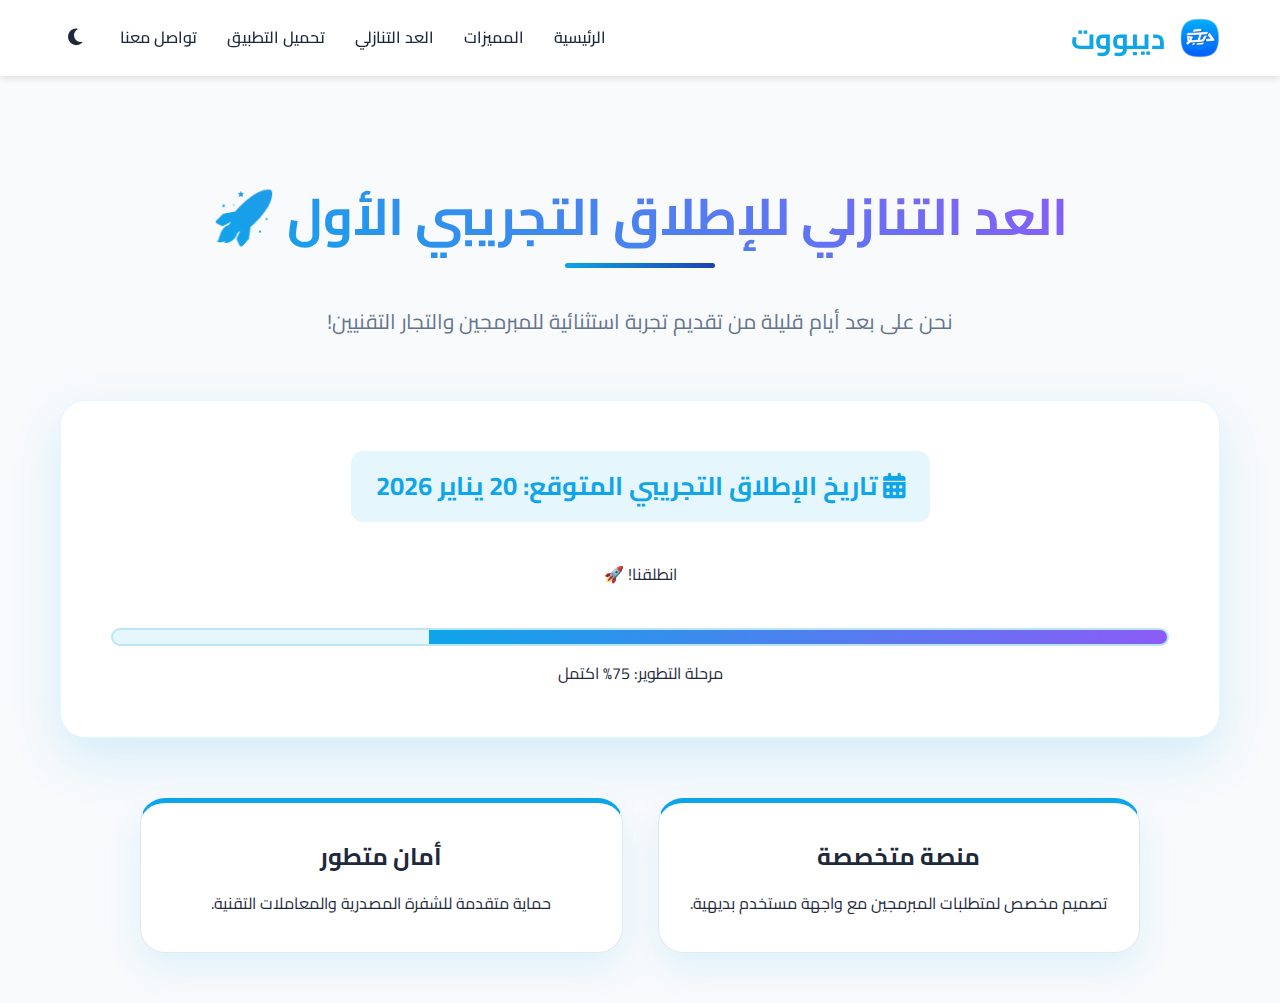
<file: countdown.html>
<!DOCTYPE html>
<html lang="ar" dir="rtl">
<head>
    <meta charset="UTF-8">
    <meta name="viewport" content="width=device-width, initial-scale=1.0">
    <title>العد التنازلي - Dev Depot - ديبووت</title>
    <link rel="icon" type="image/png" href="IconPack/depotApp_icon.png">
    <meta property="og:title" content="Dev Depot - ديبووت">
    <meta property="og:description" content="المتجر العربي الاول لبيع كل مايخص مطورين الالعاب والمبرمجين">
    <meta property="og:image" content="IconPack/ADS_1.png">
    <meta property="og:url" content="https://zflt1.github.io/DevDepot-Site/index.html">
    <meta property="og:type" content="website">
    <meta name="twitter:card" content="summary_large_image">
    <meta name="twitter:description" content="المتجر العربي الاول لبيع كل مايخص مطورين الالعاب والمبرمجين">
    <meta name="twitter:image" content="IconPack/ADS_1.png">
    <link href="https://fonts.googleapis.com/css2?family=Cairo:wght@300;400;600;700&display=swap" rel="stylesheet">
    <link rel="stylesheet" href="https://cdnjs.cloudflare.com/ajax/libs/font-awesome/6.4.0/css/all.min.css">
    <link rel="stylesheet" href="style.css">
    <style>
        .countdown-container { max-width: 1200px; margin: 100px auto 50px; padding: 0 20px; }
        .countdown-header { text-align: center; margin-bottom: 60px; position: relative; }
        .countdown-title { font-size: 3.2rem; color: var(--text-dark); margin-bottom: 15px; position: relative; display: inline-block; background: linear-gradient(45deg, var(--primary-blue), #8b5cf6); -webkit-background-clip: text; -webkit-text-fill-color: transparent; background-clip: text; }
        .countdown-title::after { content: ''; position: absolute; bottom: -10px; right: 50%; transform: translateX(50%); width: 150px; height: 5px; background: var(--gradient-blue); border-radius: 3px; }
        .countdown-subtitle { font-size: 1.3rem; color: var(--text-gray); max-width: 700px; margin: 30px auto 0; line-height: 1.8; padding: 0 20px; }
        .countdown-section { background: var(--card-bg); border-radius: 25px; padding: 50px; box-shadow: 0 20px 50px rgba(14, 165, 233, 0.15); margin-bottom: 60px; text-align: center; position: relative; overflow: hidden; border: 1px solid rgba(14, 165, 233, 0.1); }
        .launch-date { font-size: 1.6rem; color: var(--primary-blue); margin-bottom: 40px; font-weight: 700; background: rgba(14, 165, 233, 0.1); padding: 15px 25px; border-radius: 12px; display: inline-block; }
        .countdown-display { display: flex; justify-content: center; gap: 30px; flex-wrap: wrap; margin-bottom: 40px; position: relative; z-index: 1; }
        .countdown-item { background: linear-gradient(145deg, #0ea5e9, #7c3aed); color: white; border-radius: 20px; padding: 30px 25px; min-width: 140px; text-align: center; box-shadow: 0 15px 30px rgba(14, 165, 233, 0.4); transition: all 0.4s ease; }
        .countdown-number { font-size: 3.5rem; font-weight: 900; margin-bottom: 10px; font-family: 'Cairo', sans-serif; }
        .countdown-label { font-size: 1.1rem; opacity: 0.95; font-weight: 600; }
        .progress-bar { width: 100%; height: 18px; background: rgba(14, 165, 233, 0.1); border-radius: 10px; overflow: hidden; margin-bottom: 15px; border: 2px solid rgba(14, 165, 233, 0.2); }
        .progress-fill { height: 100%; background: linear-gradient(90deg, #0ea5e9, #8b5cf6); width: 70%; transition: width 1.5s ease-out; }
        .features-grid { display: grid; grid-template-columns: repeat(auto-fit, minmax(300px, 1fr)); gap: 35px; margin-top: 30px; }
        .feature-card { background: var(--card-bg); border-radius: 25px; padding: 35px 30px; box-shadow: 0 15px 35px rgba(14, 165, 233, 0.1); transition: all 0.4s ease; border-top: 5px solid var(--primary-blue); }
        .pulse { animation: heartbeat 1.5s infinite; }
        @keyframes heartbeat { 0%, 100% { transform: scale(1); } 50% { transform: scale(1.05); } }
    </style>
</head>
<body>
    <header class="main-header">
        <div class="container">
            <div class="nav-container">
                <div class="logo-section">
                    <img src="IconPack/depotApp_icon.png" alt="Dev Depot Logo" class="logo-img">
                    <div class="brand-name">ديبووت</div>
                </div>
                <nav class="nav-links">
                    <a href="index.html" class="nav-link">الرئيسية</a>
                    <a href="index.html#features" class="nav-link">المميزات</a>
                    <a href="countdown.html" class="nav-link active">العد التنازلي</a>
                    <a href="index.html#download" class="nav-link">تحميل التطبيق</a>
                    <a href="contact.html" class="nav-link">تواصل معنا</a>
                    <button class="theme-toggle" id="themeToggle"><i class="fas fa-moon"></i></button>
                </nav>
                <button class="mobile-menu-btn" id="mobileMenuBtn"><i class="fas fa-bars"></i></button>
            </div>
        </div>
    </header>

    <div class="countdown-container">
        <div class="countdown-header">
            <h1 class="countdown-title">العد التنازلي للإطلاق التجريبي الأول 🚀</h1>
            <p class="countdown-subtitle">نحن على بعد أيام قليلة من تقديم تجربة استثنائية للمبرمجين والتجار التقنيين!</p>
        </div>
        
        <div class="countdown-section">
            <div class="launch-date">
                <i class="fas fa-calendar-alt"></i>
                تاريخ الإطلاق التجريبي المتوقع: 20 يناير 2026
            </div>
            
            <div class="countdown-display">
                <div class="countdown-item" id="item-days">
                    <div id="days" class="countdown-number">00</div>
                    <div class="countdown-label">أيام</div>
                </div>
                <div class="countdown-item" id="item-hours">
                    <div id="hours" class="countdown-number">00</div>
                    <div class="countdown-label">ساعات</div>
                </div>
                <div class="countdown-item">
                    <div id="minutes" class="countdown-number">00</div>
                    <div class="countdown-label">دقائق</div>
                </div>
                <div class="countdown-item">
                    <div id="seconds" class="countdown-number">00</div>
                    <div class="countdown-label">ثواني</div>
                </div>
            </div>
            
            <div class="progress-section">
                <div class="progress-bar"><div class="progress-fill"></div></div>
                <p>مرحلة التطوير: 75% اكتمل</p>
            </div>
        </div>

        <div class="features-grid">
            <div class="feature-card">
                <h3 class="feature-title">منصة متخصصة</h3>
                <p>تصميم مخصص لمتطلبات المبرمجين مع واجهة مستخدم بديهية.</p>
            </div>
            <div class="feature-card">
                <h3 class="feature-title">أمان متطور</h3>
                <p>حماية متقدمة للشفرة المصدرية والمعاملات التقنية.</p>
            </div>
        </div>
    </div>

    <script src="script.js"></script>
</body>
</html>
</file>
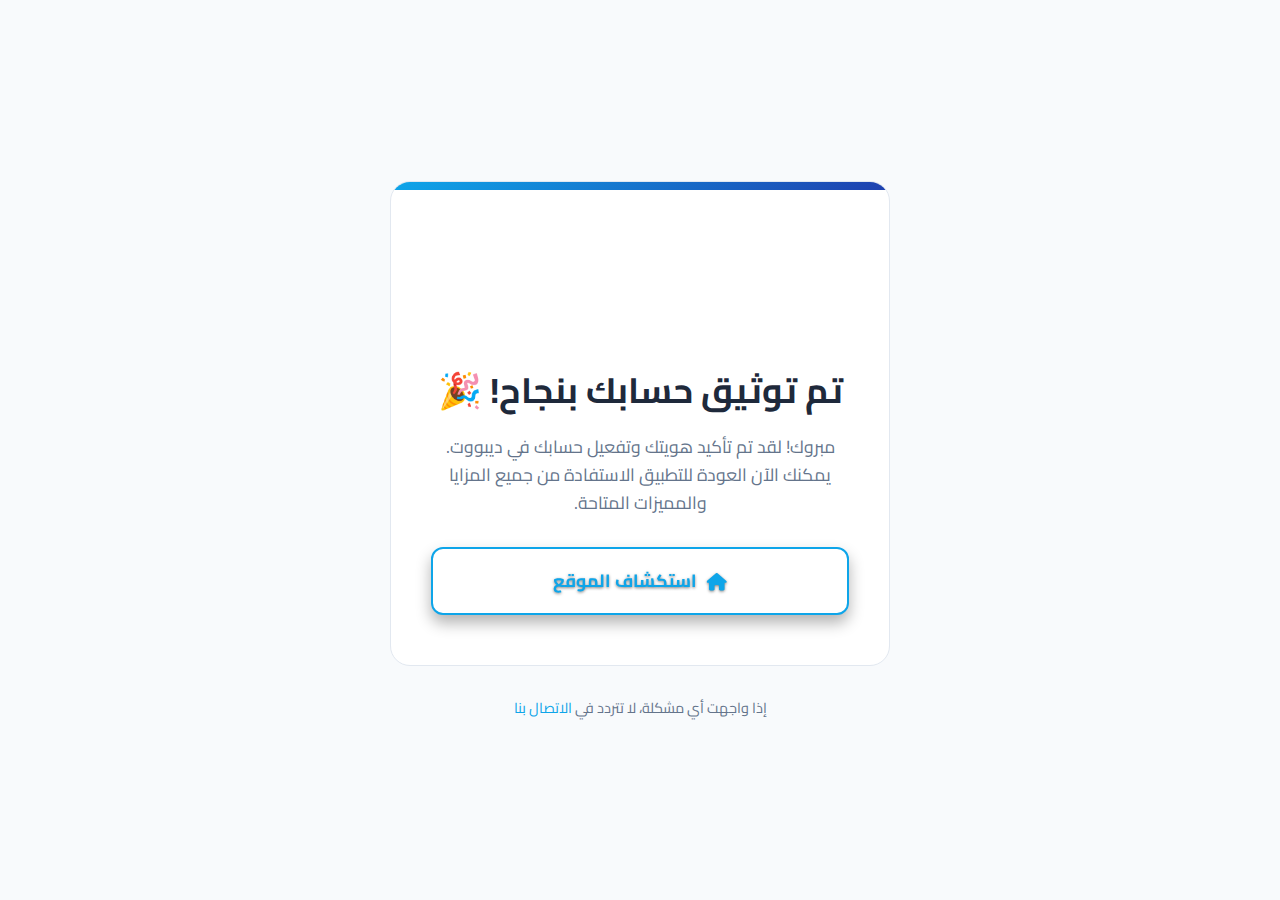
<file: verification.html>
<!DOCTYPE html>
<html lang="ar" dir="rtl">
<head>
    <meta charset="UTF-8">
    <meta name="viewport" content="width=device-width, initial-scale=1.0">
    <title>تم توثيق حسابك - Dev Depot - ديبووت</title>
    <link href="https://fonts.googleapis.com/css2?family=Cairo:wght@300;400;600;700&display=swap" rel="stylesheet">
    <link rel="stylesheet" href="https://cdnjs.cloudflare.com/ajax/libs/font-awesome/6.4.0/css/all.min.css">
    <link rel="stylesheet" href="style.css">
    <style>
        body {
            display: flex;
            align-items: center;
            justify-content: center;
            min-height: 100vh;
            padding: 20px;
        }
        
        .verification-container {
            max-width: 500px;
            width: 100%;
            text-align: center;
        }
        
        .verification-card {
            background: var(--card-bg);
            border-radius: 20px;
            padding: 50px 40px;
            box-shadow: 0 20px 40px var(--shadow-blue);
            position: relative;
            overflow: hidden;
            border: 1px solid var(--border-color);
        }
        
        .verification-card::before {
            content: '';
            position: absolute;
            top: 0;
            right: 0;
            width: 100%;
            height: 8px;
            background: var(--gradient-blue);
        }
        
        .success-icon {
            width: 100px;
            height: 100px;
            background: linear-gradient(135deg, var(--success-green) 0%, #34d399 100%);
            border-radius: 50%;
            display: flex;
            align-items: center;
            justify-content: center;
            margin: 0 auto 30px;
            color: white;
            font-size: 3rem;
            animation: scaleIn 0.5s ease;
        }
        
        @keyframes scaleIn {
            0% { transform: scale(0); }
            70% { transform: scale(1.1); }
            100% { transform: scale(1); }
        }
        
        .verification-title {
            font-size: 2.2rem;
            color: var(--text-dark);
            margin-bottom: 15px;
        }
        
        .verification-message {
            font-size: 1.1rem;
            color: var(--text-gray);
            margin-bottom: 30px;
            line-height: 1.6;
        }
        
        .verification-benefits {
            background: var(--bg-color);
            border-radius: 12px;
            padding: 20px;
            margin-bottom: 30px;
            text-align: right;
            border: 1px solid var(--border-color);
        }
        
        .verification-benefits h3 {
            color: var(--text-dark);
            margin-bottom: 15px;
            font-size: 1.2rem;
        }
        
        .verification-benefits ul {
            list-style: none;
            padding: 0;
        }
        
        .verification-benefits li {
            padding: 8px 0;
            padding-right: 25px;
            position: relative;
            color: var(--text-gray);
        }
        
        .verification-benefits li::before {
            content: '✓';
            position: absolute;
            right: 0;
            color: var(--primary-blue);
            font-weight: bold;
        }
        
        .action-buttons {
            display: flex;
            flex-direction: column;
            gap: 15px;
        }
        
        .btn {
            padding: 18px;
            border-radius: 12px;
            font-weight: 700;
            font-size: 1.1rem;
            text-decoration: none;
            display: flex;
            align-items: center;
            justify-content: center;
            gap: 10px;
            transition: all 0.3s ease;
            cursor: pointer;
            border: none;
        }
        
        .btn-primary {
            background: var(--gradient-blue);
            color: white;
            box-shadow: 0 10px 20px rgba(14, 165, 233, 0.25);
        }
        
        .btn-primary:hover {
            transform: translateY(-3px);
            box-shadow: 0 15px 30px rgba(14, 165, 233, 0.35);
        }
        
        .btn-secondary {
            background: var(--card-bg);
            color: var(--primary-blue);
            border: 2px solid var(--primary-blue);
        }
        
        .btn-secondary:hover {
            background: var(--bg-color);
            transform: translateY(-3px);
        }
        
        .footer-note {
            margin-top: 30px;
            color: var(--text-gray);
            font-size: 0.9rem;
        }
        
        .footer-note a {
            color: var(--primary-blue);
            text-decoration: none;
        }
        
        @media (max-width: 480px) {
            .verification-card {
                padding: 30px 20px;
            }
            
            .verification-title {
                font-size: 1.8rem;
            }
        }
    </style>
</head>
<body>
    <div class="verification-container">
        <div class="verification-card">

            
            <div class="success-icon">
                <i class="fas fa-check"></i>
            </div>
            
            <h1 class="verification-title">تم توثيق حسابك بنجاح! 🎉</h1>
            
            <p class="verification-message">
                مبروك! لقد تم تأكيد هويتك وتفعيل حسابك في ديبووت.
                يمكنك الآن العودة للتطبيق الاستفادة من جميع المزايا والمميزات المتاحة.
            </p>
            
         
            
           
                
                <a href="index.html" class="btn btn-secondary">
                    <i class="fas fa-home"></i>
                   استكشاف الموقع
                </a>
            </div>
            
            <p class="footer-note">
                إذا واجهت أي مشكلة، لا تتردد في <a href="contact.html">الاتصال بنا</a>
            </p>
        </div>
    </div>

    <script src="script.js"></script>
    <script>
        // إضافة تأثيرات إضافية
        document.addEventListener('DOMContentLoaded', function() {
            const card = document.querySelector('.verification-card');
            card.style.opacity = '0';
            card.style.transform = 'translateY(20px)';
            
            setTimeout(() => {
                card.style.transition = 'opacity 0.5s ease, transform 0.5s ease';
                card.style.opacity = '1';
                card.style.transform = 'translateY(0)';
            }, 100);
        });
    </script>
</body>
</html>
</file>
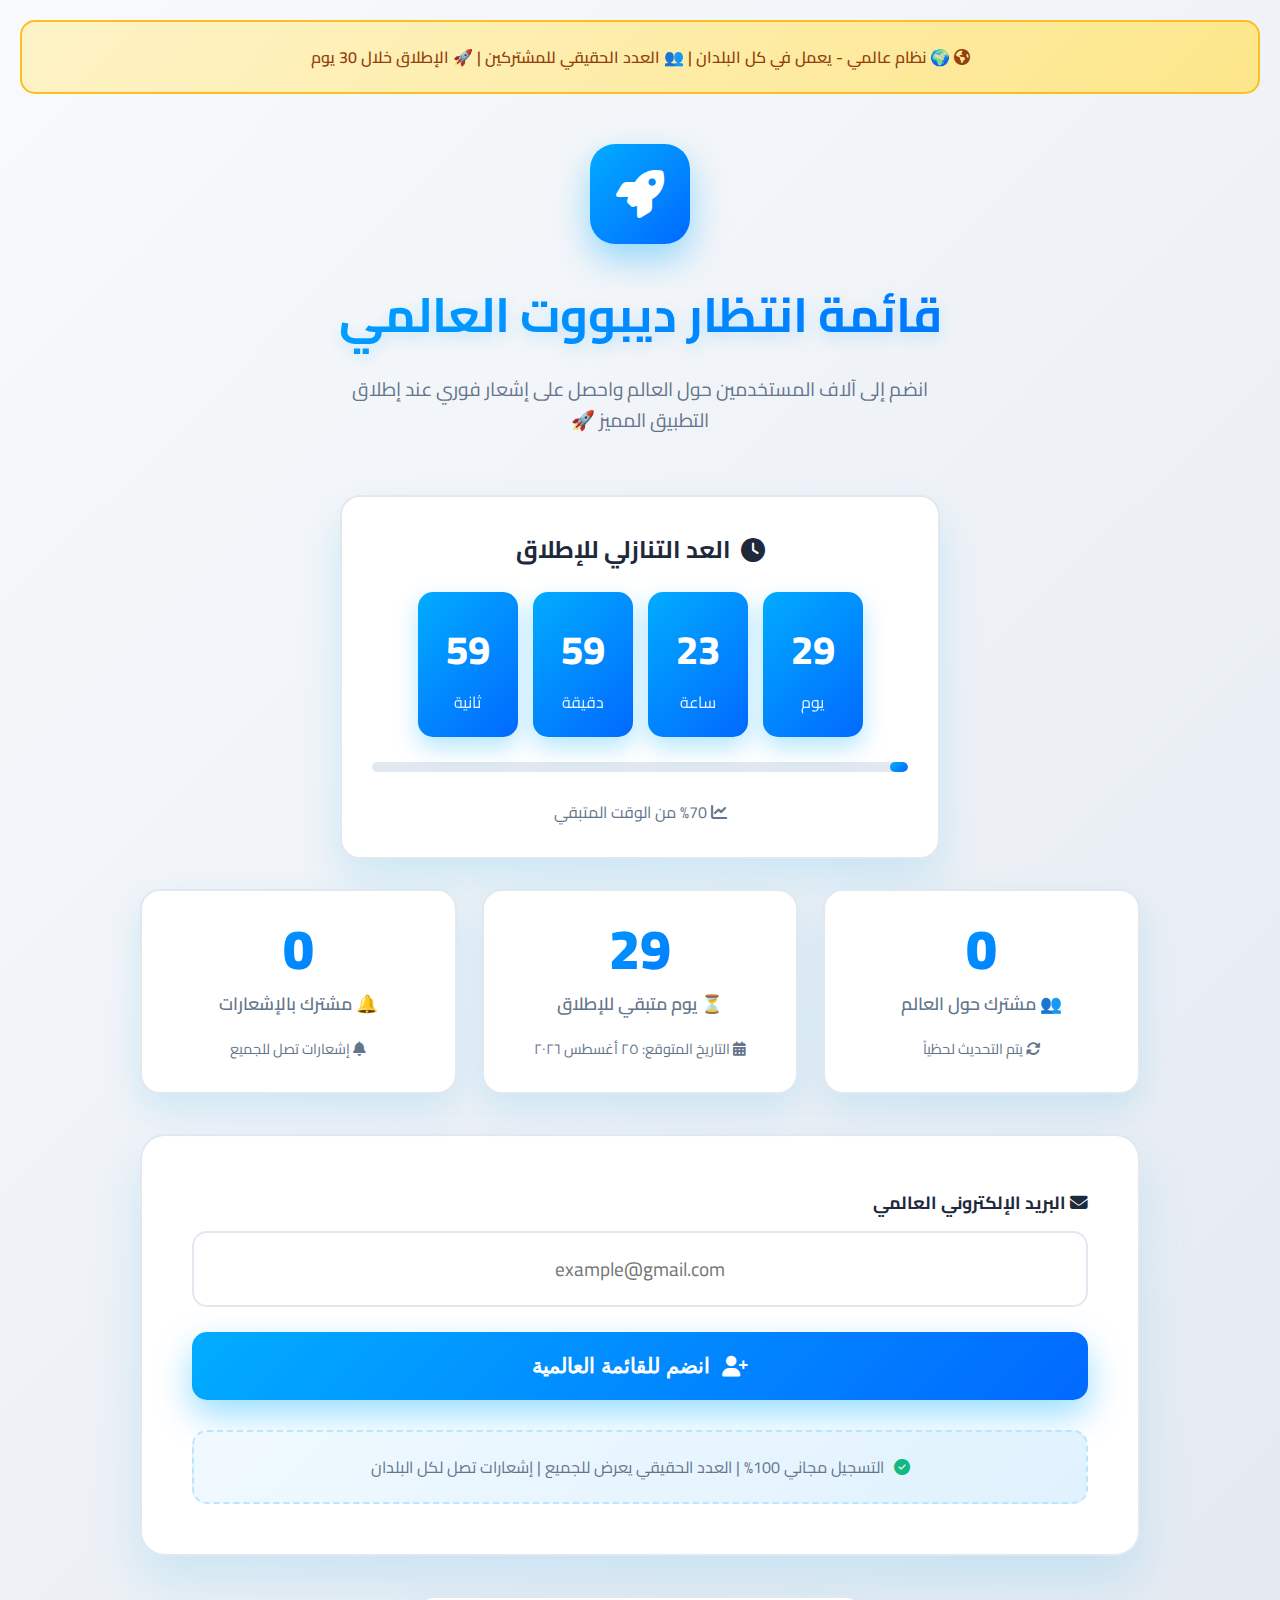
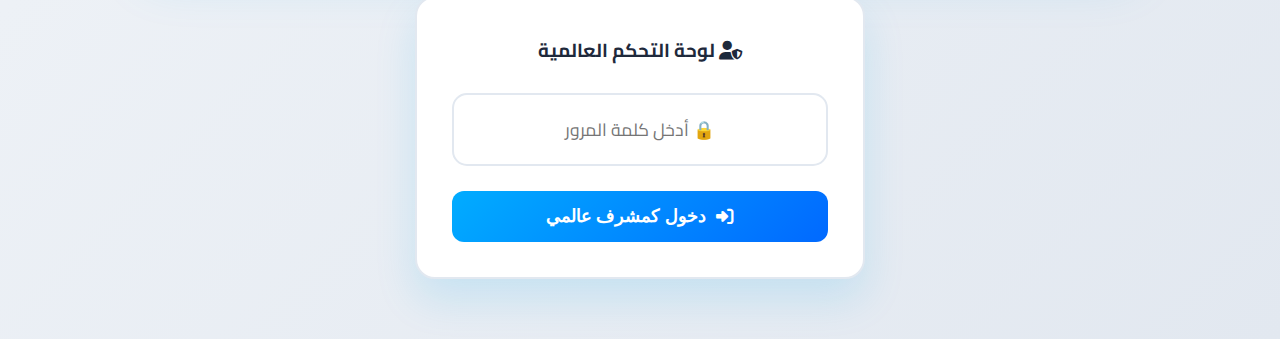
<file: wishlist.html>
<!DOCTYPE html>
<html lang="ar" dir="rtl">
<head>
    <meta charset="UTF-8">
    <meta name="viewport" content="width=device-width, initial-scale=1.0">
    <title>قائمة انتظار ديبووت - الإطلاق خلال 30 يوم</title>
    <link href="https://fonts.googleapis.com/css2?family=Cairo:wght@300;400;600;700&display=swap" rel="stylesheet">
    <link rel="stylesheet" href="https://cdnjs.cloudflare.com/ajax/libs/font-awesome/6.4.0/css/all.min.css">
    <!-- OneSignal SDK -->
    <script src="https://cdn.onesignal.com/sdks/web/v16/OneSignalSDK.page.js" defer></script>
    <style>
        :root {
            --primary-blue: #01ACFF;
            --secondary-blue: #0169FF;
            --gradient-blue: linear-gradient(135deg, #01ACFF 0%, #0169FF 100%);
            --success-green: #10b981;
            --warning-orange: #f59e0b;
            --text-dark: #1e293b;
            --text-gray: #64748b;
            --bg-color: #ffffff;
            --card-bg: #ffffff;
            --border-color: #e2e8f0;
            --shadow-blue: rgba(14, 165, 233, 0.15);
        }

        * {
            margin: 0;
            padding: 0;
            box-sizing: border-box;
        }

        body {
            font-family: 'Cairo', sans-serif;
            background: linear-gradient(135deg, #f8fafc 0%, #e2e8f0 100%);
            color: var(--text-dark);
            min-height: 100vh;
            padding: 20px;
            direction: rtl;
        }

        .container {
            max-width: 1000px;
            margin: 0 auto;
        }

        .header {
            text-align: center;
            margin-bottom: 40px;
            padding: 20px;
            animation: fadeIn 0.8s ease;
        }

        .logo {
            width: 100px;
            height: 100px;
            margin: 0 auto 25px;
            background: var(--gradient-blue);
            border-radius: 25px;
            display: flex;
            align-items: center;
            justify-content: center;
            color: white;
            font-size: 3rem;
            box-shadow: 0 15px 35px rgba(1, 172, 255, 0.4);
            transition: transform 0.3s ease;
        }

        .logo:hover {
            transform: scale(1.05) rotate(5deg);
        }

        .title {
            font-size: 3rem;
            background: var(--gradient-blue);
            -webkit-background-clip: text;
            background-clip: text;
            color: transparent;
            margin-bottom: 15px;
            text-shadow: 0 5px 15px rgba(1, 172, 255, 0.2);
        }

        .subtitle {
            color: var(--text-gray);
            font-size: 1.2rem;
            max-width: 600px;
            margin: 0 auto;
            line-height: 1.6;
        }

        /* Countdown Timer */
        .countdown-container {
            background: white;
            border-radius: 20px;
            padding: 30px;
            margin: 30px auto;
            max-width: 600px;
            box-shadow: 0 20px 40px rgba(14, 165, 233, 0.15);
            border: 2px solid var(--border-color);
            text-align: center;
        }

        .countdown-title {
            font-size: 1.5rem;
            color: var(--text-dark);
            margin-bottom: 20px;
            display: flex;
            align-items: center;
            justify-content: center;
            gap: 10px;
        }

        .countdown-timer {
            display: flex;
            justify-content: center;
            gap: 15px;
            margin-bottom: 20px;
        }

        .countdown-unit {
            background: var(--gradient-blue);
            color: white;
            padding: 20px 15px;
            border-radius: 15px;
            min-width: 100px;
            box-shadow: 0 10px 25px rgba(1, 172, 255, 0.3);
        }

        .countdown-value {
            font-size: 2.5rem;
            font-weight: 800;
            display: block;
        }

        .countdown-label {
            font-size: 1rem;
            opacity: 0.9;
            margin-top: 5px;
        }

        .progress-bar {
            height: 10px;
            background: #e2e8f0;
            border-radius: 5px;
            overflow: hidden;
            margin: 25px 0;
        }

        .progress-fill {
            height: 100%;
            background: var(--gradient-blue);
            width: 70%;
            border-radius: 5px;
            transition: width 0.5s ease;
        }

        /* Stats */
        .stats {
            display: grid;
            grid-template-columns: repeat(auto-fit, minmax(250px, 1fr));
            gap: 25px;
            margin-bottom: 40px;
        }

        .stat-card {
            background: var(--card-bg);
            padding: 30px;
            border-radius: 20px;
            text-align: center;
            box-shadow: 0 15px 35px var(--shadow-blue);
            border: 2px solid var(--border-color);
            transition: transform 0.3s ease, box-shadow 0.3s ease;
        }

        .stat-card:hover {
            transform: translateY(-5px);
            box-shadow: 0 20px 40px rgba(14, 165, 233, 0.25);
        }

        .stat-number {
            font-size: 3.5rem;
            font-weight: 900;
            background: var(--gradient-blue);
            -webkit-background-clip: text;
            background-clip: text;
            color: transparent;
            line-height: 1;
            margin-bottom: 10px;
        }

        .stat-label {
            color: var(--text-gray);
            font-size: 1.1rem;
            font-weight: 600;
        }

        /* Wishlist Card */
        .wishlist-card {
            background: var(--card-bg);
            border-radius: 25px;
            padding: 50px;
            box-shadow: 0 25px 50px var(--shadow-blue);
            margin-bottom: 40px;
            border: 2px solid var(--border-color);
            animation: slideUp 0.6s ease;
        }

        .input-group {
            margin-bottom: 25px;
        }

        .input-label {
            display: block;
            margin-bottom: 12px;
            font-weight: 700;
            color: var(--text-dark);
            font-size: 1.1rem;
        }

        .input-field {
            width: 100%;
            padding: 18px 25px;
            border: 2px solid var(--border-color);
            border-radius: 15px;
            font-family: 'Cairo', sans-serif;
            font-size: 1.1rem;
            background: var(--bg-color);
            color: var(--text-dark);
            transition: all 0.3s ease;
        }

        .input-field:focus {
            outline: none;
            border-color: var(--primary-blue);
            box-shadow: 0 0 0 4px rgba(1, 172, 255, 0.15);
            transform: translateY(-2px);
        }

        .subscribe-btn {
            width: 100%;
            padding: 22px;
            background: var(--gradient-blue);
            color: white;
            border: none;
            border-radius: 15px;
            font-size: 1.3rem;
            font-weight: 800;
            cursor: pointer;
            transition: all 0.3s ease;
            box-shadow: 0 15px 35px rgba(1, 172, 255, 0.4);
            display: flex;
            align-items: center;
            justify-content: center;
            gap: 12px;
        }

        .subscribe-btn:hover {
            transform: translateY(-5px);
            box-shadow: 0 20px 45px rgba(1, 172, 255, 0.5);
        }

        .subscribe-btn:disabled {
            opacity: 0.7;
            cursor: not-allowed;
            transform: none !important;
        }

        .subscription-info {
            text-align: center;
            margin-top: 30px;
            padding: 20px;
            background: linear-gradient(135deg, #f0f9ff 0%, #e0f2fe 100%);
            border-radius: 15px;
            border: 2px dashed #bae6fd;
        }

        .info-text {
            color: var(--text-gray);
            font-size: 1rem;
            display: flex;
            align-items: center;
            justify-content: center;
            gap: 10px;
        }

        /* Success Message */
        .success-message {
            background: linear-gradient(135deg, #10b981 0%, #34d399 100%);
            color: white;
            padding: 40px;
            border-radius: 20px;
            text-align: center;
            display: none;
            animation: scaleIn 0.5s ease;
            box-shadow: 0 20px 40px rgba(16, 185, 129, 0.3);
        }

        .success-message.show {
            display: block;
        }

        .success-icon {
            font-size: 4rem;
            margin-bottom: 20px;
            animation: bounce 1s ease infinite;
        }

        /* Admin */
        .admin-login {
            background: var(--card-bg);
            border-radius: 20px;
            padding: 35px;
            box-shadow: 0 20px 40px var(--shadow-blue);
            border: 2px solid var(--border-color);
            max-width: 450px;
            margin: 0 auto 40px;
        }

        .admin-login-btn {
            padding: 15px 35px;
            background: var(--gradient-blue);
            color: white;
            border: none;
            border-radius: 12px;
            font-weight: 700;
            font-size: 1.1rem;
            cursor: pointer;
            transition: all 0.3s ease;
            width: 100%;
            display: flex;
            align-items: center;
            justify-content: center;
            gap: 10px;
        }

        .admin-login-btn:hover {
            transform: translateY(-3px);
            box-shadow: 0 15px 30px rgba(1, 172, 255, 0.3);
        }

        .admin-panel {
            background: var(--card-bg);
            border-radius: 25px;
            padding: 50px;
            box-shadow: 0 25px 50px var(--shadow-blue);
            border: 2px solid var(--border-color);
            display: none;
            margin-bottom: 40px;
        }

        .admin-panel.show {
            display: block;
            animation: slideUp 0.6s ease;
        }

        .admin-title {
            font-size: 2.2rem;
            margin-bottom: 30px;
            color: var(--text-dark);
            display: flex;
            align-items: center;
            gap: 15px;
        }

        .launch-btn {
            width: 100%;
            padding: 25px;
            background: linear-gradient(135deg, #ef4444 0%, #dc2626 100%);
            color: white;
            border: none;
            border-radius: 15px;
            font-size: 1.4rem;
            font-weight: 800;
            cursor: pointer;
            transition: all 0.3s ease;
            box-shadow: 0 15px 35px rgba(239, 68, 68, 0.3);
            margin-bottom: 25px;
            display: flex;
            align-items: center;
            justify-content: center;
            gap: 15px;
        }

        .launch-btn:hover {
            transform: translateY(-5px);
            box-shadow: 0 20px 45px rgba(239, 68, 68, 0.4);
        }

        .launch-btn:disabled {
            opacity: 0.7;
            cursor: not-allowed;
            transform: none !important;
        }

        .admin-actions {
            display: grid;
            grid-template-columns: 1fr 1fr;
            gap: 20px;
            margin-bottom: 30px;
        }

        .action-btn {
            padding: 18px;
            border-radius: 12px;
            border: none;
            color: white;
            font-weight: 700;
            font-size: 1rem;
            cursor: pointer;
            transition: all 0.3s ease;
            display: flex;
            align-items: center;
            justify-content: center;
            gap: 10px;
        }

        .action-btn:hover {
            transform: translateY(-3px);
        }

        .action-test {
            background: linear-gradient(135deg, #f59e0b 0%, #d97706 100%);
        }

        .action-export {
            background: linear-gradient(135deg, #8b5cf6 0%, #7c3aed 100%);
        }

        .subscribers-list {
            max-height: 400px;
            overflow-y: auto;
            background: #f8fafc;
            border-radius: 15px;
            padding: 25px;
            margin-top: 25px;
            border: 2px solid var(--border-color);
        }

        .subscriber-item {
            padding: 15px;
            border-bottom: 2px solid var(--border-color);
            color: var(--text-gray);
            font-size: 1.1rem;
            display: flex;
            justify-content: space-between;
            align-items: center;
        }

        .subscriber-item:last-child {
            border-bottom: none;
        }

        .subscriber-number {
            background: var(--gradient-blue);
            color: white;
            width: 35px;
            height: 35px;
            border-radius: 50%;
            display: flex;
            align-items: center;
            justify-content: center;
            font-weight: 700;
        }

        /* Global Alert */
        .global-alert {
            background: linear-gradient(135deg, #fef3c7 0%, #fde68a 100%);
            border: 2px solid #fbbf24;
            color: #92400e;
            padding: 20px;
            border-radius: 15px;
            margin-bottom: 30px;
            text-align: center;
            font-weight: 600;
            animation: pulse 2s infinite;
        }

        /* Animations */
        @keyframes fadeIn {
            from { opacity: 0; }
            to { opacity: 1; }
        }

        @keyframes slideUp {
            from { 
                opacity: 0;
                transform: translateY(40px);
            }
            to { 
                opacity: 1;
                transform: translateY(0);
            }
        }

        @keyframes scaleIn {
            from { 
                opacity: 0;
                transform: scale(0.9);
            }
            to { 
                opacity: 1;
                transform: scale(1);
            }
        }

        @keyframes bounce {
            0%, 100% { transform: translateY(0); }
            50% { transform: translateY(-10px); }
        }

        @keyframes pulse {
            0%, 100% { opacity: 1; }
            50% { opacity: 0.8; }
        }

        /* Responsive */
        @media (max-width: 768px) {
            .title {
                font-size: 2.2rem;
            }
            
            .wishlist-card, .admin-panel {
                padding: 30px;
            }
            
            .stats {
                grid-template-columns: 1fr;
            }
            
            .countdown-timer {
                flex-wrap: wrap;
            }
            
            .countdown-unit {
                min-width: 80px;
                padding: 15px 10px;
            }
            
            .countdown-value {
                font-size: 2rem;
            }
            
            .admin-actions {
                grid-template-columns: 1fr;
            }
        }

        @media (max-width: 480px) {
            .title {
                font-size: 1.8rem;
            }
            
            .logo {
                width: 80px;
                height: 80px;
                font-size: 2.2rem;
            }
            
            .stat-number {
                font-size: 2.8rem;
            }
            
            .subscribe-btn, .launch-btn {
                padding: 18px;
                font-size: 1.2rem;
            }
        }
    </style>
</head>
<body>
    <!-- Global Alert -->
    <div class="global-alert" id="globalAlert">
        <i class="fas fa-globe-americas"></i>
        🌍 نظام عالمي - يعمل في كل البلدان | 👥 العدد الحقيقي للمشتركين | 🚀 الإطلاق خلال 30 يوم
    </div>

    <div class="container">
        <!-- Header -->
        <div class="header">
            <div class="logo">
                <i class="fas fa-rocket"></i>
            </div>
            <h1 class="title">قائمة انتظار ديبووت العالمي</h1>
            <p class="subtitle">انضم إلى آلاف المستخدمين حول العالم واحصل على إشعار فوري عند إطلاق التطبيق المميز 🚀</p>
        </div>

        <!-- Countdown Timer -->
        <div class="countdown-container">
            <h2 class="countdown-title">
                <i class="fas fa-clock"></i> العد التنازلي للإطلاق
            </h2>
            <div class="countdown-timer" id="countdownTimer">
                <div class="countdown-unit">
                    <span class="countdown-value" id="days">30</span>
                    <span class="countdown-label">يوم</span>
                </div>
                <div class="countdown-unit">
                    <span class="countdown-value" id="hours">00</span>
                    <span class="countdown-label">ساعة</span>
                </div>
                <div class="countdown-unit">
                    <span class="countdown-value" id="minutes">00</span>
                    <span class="countdown-label">دقيقة</span>
                </div>
                <div class="countdown-unit">
                    <span class="countdown-value" id="seconds">00</span>
                    <span class="countdown-label">ثانية</span>
                </div>
            </div>
            <div class="progress-bar">
                <div class="progress-fill" id="progressFill"></div>
            </div>
            <p style="color: var(--text-gray); font-size: 1rem;">
                <i class="fas fa-chart-line"></i> %70 من الوقت المتبقي
            </p>
        </div>

        <!-- Stats -->
        <div class="stats">
            <div class="stat-card">
                <div class="stat-number" id="totalSubscribers">0</div>
                <div class="stat-label">👥 مشترك حول العالم</div>
                <div style="margin-top: 15px; font-size: 0.9rem; color: var(--text-gray);">
                    <i class="fas fa-sync-alt"></i> يتم التحديث لحظياً
                </div>
            </div>
            <div class="stat-card">
                <div class="stat-number" id="daysLeft">30</div>
                <div class="stat-label">⏳ يوم متبقي للإطلاق</div>
                <div style="margin-top: 15px; font-size: 0.9rem; color: var(--text-gray);">
                    <i class="fas fa-calendar-alt"></i> التاريخ المتوقع: <span id="launchDate"></span>
                </div>
            </div>
            <div class="stat-card">
                <div class="stat-number" id="pushSubscribers">0</div>
                <div class="stat-label">🔔 مشترك بالإشعارات</div>
                <div style="margin-top: 15px; font-size: 0.9rem; color: var(--text-gray);">
                    <i class="fas fa-bell"></i> إشعارات تصل للجميع
                </div>
            </div>
        </div>

        <!-- Wishlist Form -->
        <div class="wishlist-card" id="wishlistCard">
            <div class="input-group">
                <label class="input-label">
                    <i class="fas fa-envelope"></i> البريد الإلكتروني العالمي
                </label>
                <input type="email" class="input-field" id="emailInput" 
                       placeholder="example@gmail.com" 
                       required
                       style="text-align: center; font-size: 1.2rem;">
            </div>
            <button class="subscribe-btn" onclick="subscribeToWishlist()" id="subscribeBtn">
                <i class="fas fa-user-plus"></i> انضم للقائمة العالمية
            </button>
            
            <div class="subscription-info">
                <p class="info-text">
                    <i class="fas fa-check-circle" style="color: #10b981;"></i>
                    التسجيل مجاني 100% | العدد الحقيقي يعرض للجميع | إشعارات تصل لكل البلدان
                </p>
            </div>
        </div>

        <!-- Success Message -->
        <div class="success-message" id="successMessage">
            <div class="success-icon">
                <i class="fas fa-check-circle"></i>
            </div>
            <h2 style="font-size: 2.2rem; margin-bottom: 15px;">🎉 تم التسجيل بنجاح!</h2>
            <p style="font-size: 1.3rem; margin-bottom: 25px;">أنت الآن عضو في القائمة العالمية</p>
            <div style="background: rgba(255, 255, 255, 0.2); padding: 20px; border-radius: 12px; margin-top: 20px;">
                <p style="margin-bottom: 10px; font-size: 1.1rem;">
                    <i class="fas fa-globe"></i> <strong>رقمك التسلسلي:</strong> <span id="userSerial">#0</span>
                </p>
                <p style="font-size: 1rem; opacity: 0.9;">
                    يمكنك مشاركة الرابط مع أصدقائك حول العالم
                </p>
            </div>
        </div>

        <!-- Admin Login -->
        <div class="admin-login">
            <h3 style="text-align: center; margin-bottom: 25px; color: var(--text-dark);">
                <i class="fas fa-user-shield"></i> لوحة التحكم العالمية
            </h3>
            <div class="input-group">
                <input type="password" class="input-field" id="adminPassword" 
                       placeholder="🔒 أدخل كلمة المرور" 
                       style="text-align: center;">
            </div>
            <button class="admin-login-btn" onclick="adminLogin()">
                <i class="fas fa-sign-in-alt"></i> دخول كمشرف عالمي
            </button>
        </div>

        <!-- Admin Panel -->
        <div class="admin-panel" id="adminPanel">
            <h2 class="admin-title">
                <i class="fas fa-globe"></i> لوحة التحكم العالمية
            </h2>
            
            <button class="launch-btn" onclick="launchApp()" id="launchButton">
                <i class="fas fa-broadcast-tower"></i> إرسال إشعار الإطلاق للعالم
            </button>

            <div class="admin-actions">
                <button class="action-btn action-test" onclick="sendTestNotification()">
                    <i class="fas fa-vial"></i> اختبار إشعار
                </button>
                <button class="action-btn action-export" onclick="exportEmails()">
                    <i class="fas fa-file-export"></i> تصدير القائمة
                </button>
            </div>

            <div style="margin-bottom: 30px;">
                <div class="input-group">
                    <label class="input-label">
                        <i class="fas fa-comment-alt"></i> رسالة الإشعار العالمية
                    </label>
                    <input type="text" class="input-field" id="customMessage" 
                           placeholder="🚀 تطبيق ديبووت متاح الآن للتحميل حول العالم..."
                           value="🚀 تطبيق ديبووت متاح الآن! انقر هنا للتحميل المباشر من أي مكان في العالم 🌍">
                </div>
            </div>

            <div class="subscribers-list" id="subscribersList">
                <p style="text-align: center; color: var(--text-gray); font-size: 1.1rem;">
                    <i class="fas fa-users"></i> جاري تحميل قائمة المشتركين حول العالم...
                </p>
            </div>
        </div>
    </div>

    <script>
        // ============================================
        // 🔧 الإعدادات العالمية
        // ============================================
        const CONFIG = {
            APP_ID: "c7c22750-9de1-41b1-a619-ce2bb5acdf6b",
            LEGACY_API_KEY: "hm6n2x27meaonqrpxzjkreh7g",
            ADMIN_PASSWORD: "depot2025",
            
            // إعدادات الوقت
            TOTAL_DAYS: 30,
            LAUNCH_DATE: new Date(Date.now() + 30 * 24 * 60 * 60 * 1000), // بعد 30 يوم
            
            // إعدادات التخزين
            STORAGE_KEYS: {
                SUBSCRIBERS: 'devdepot_global_subscribers_v4',
                USER_ID: 'devdepot_user_id',
                LAUNCH_STATUS: 'devdepot_launch_status'
            },
            
            // Google Sheets API (تخزين عالمي)
            GOOGLE_SHEET_API: "https://script.google.com/macros/s/AKfycbyiqFflGz4l8t2m_QnKQ5fCQRoN-dsxKJ9R-T6kJS1F2y4jQfq4p59Qn0jhWHK_MCl2/exec"
        };

        // ============================================
        // 🚀 تهيئة النظام العالمي
        // ============================================
        document.addEventListener('DOMContentLoaded', async () => {
            console.log('🌍 نظام ديبووت العالمي جاهز للتشغيل');
            
            // 1. تهيئة OneSignal
            initializeOneSignal();
            
            // 2. بدء العد التنازلي
            startCountdown();
            
            // 3. تحميل وعرض المشتركين
            await loadAndDisplayGlobalSubscribers();
            
            // 4. تحديث تلقائي كل 3 ثواني
            setInterval(async () => {
                await updateGlobalStats();
            }, 3000);
            
            // 5. تعيين تاريخ الإطلاق
            document.getElementById('launchDate').textContent = 
                CONFIG.LAUNCH_DATE.toLocaleDateString('ar-SA', {
                    year: 'numeric',
                    month: 'long',
                    day: 'numeric'
                });
        });

        // ============================================
        // ⏱️ نظام العد التنازلي العالمي
        // ============================================
        function startCountdown() {
            function updateCountdown() {
                const now = new Date();
                const timeLeft = CONFIG.LAUNCH_DATE - now;
                
                if (timeLeft <= 0) {
                    document.getElementById('days').textContent = '00';
                    document.getElementById('hours').textContent = '00';
                    document.getElementById('minutes').textContent = '00';
                    document.getElementById('seconds').textContent = '00';
                    document.getElementById('daysLeft').textContent = '0';
                    return;
                }
                
                const days = Math.floor(timeLeft / (1000 * 60 * 60 * 24));
                const hours = Math.floor((timeLeft % (1000 * 60 * 60 * 24)) / (1000 * 60 * 60));
                const minutes = Math.floor((timeLeft % (1000 * 60 * 60)) / (1000 * 60));
                const seconds = Math.floor((timeLeft % (1000 * 60)) / 1000);
                
                // تحديث العرض
                document.getElementById('days').textContent = days.toString().padStart(2, '0');
                document.getElementById('hours').textContent = hours.toString().padStart(2, '0');
                document.getElementById('minutes').textContent = minutes.toString().padStart(2, '0');
                document.getElementById('seconds').textContent = seconds.toString().padStart(2, '0');
                document.getElementById('daysLeft').textContent = days;
                
                // تحديث شريط التقدم
                const progressPercent = ((CONFIG.TOTAL_DAYS - days) / CONFIG.TOTAL_DAYS) * 100;
                document.getElementById('progressFill').style.width = `${progressPercent}%`;
            }
            
            // تحديث فوري أول مرة
            updateCountdown();
            
            // ثم كل ثانية
            setInterval(updateCountdown, 1000);
        }

        // ============================================
        // 📡 تهيئة OneSignal العالمي
        // ============================================
        function initializeOneSignal() {
            window.OneSignalDeferred = window.OneSignalDeferred || [];
            OneSignalDeferred.push(async function(OneSignal) {
                try {
                    await OneSignal.init({
                        appId: CONFIG.APP_ID,
                        safari_web_id: "web.onesignal.auto.754a9dcb-73c4-4b21-8b20-278d68e1a8c6",
                        notifyButton: { 
                            enable: true,
                            size: 'medium',
                            theme: 'default',
                            position: 'bottom-left',
                            showCredit: false
                        },
                        allowLocalhostAsSecureOrigin: true,
                        autoRegister: true,
                        persistNotification: true,
                    });
                    
                    console.log("✅ OneSignal العالمي جاهز");
                    
                    // تحديث عدد مشتركي الإشعارات
                    updatePushSubscribersCount();
                    
                } catch (error) {
                    console.error("❌ OneSignal فشل:", error);
                }
            });
        }

        // ============================================
        // 💾 نظام التخزين العالمي
        // ============================================
        
        // تحميل المشتركين من التخزين العالمي
        async function loadGlobalSubscribers() {
            try {
                // المحاولة 1: localStorage (للسرعة)
                const localData = localStorage.getItem(CONFIG.STORAGE_KEYS.SUBSCRIBERS);
                if (localData) {
                    const emails = JSON.parse(localData);
                    if (Array.isArray(emails)) {
                        return { source: 'local', data: emails };
                    }
                }
                
                // المحاولة 2: جلب من Google Sheets (للحصول على أحدث البيانات)
                try {
                    const response = await fetch(`${CONFIG.GOOGLE_SHEET_API}?action=getAll`);
                    if (response.ok) {
                        const data = await response.json();
                        if (data && Array.isArray(data.emails)) {
                            // تحديث localStorage بالبيانات الجديدة
                            localStorage.setItem(CONFIG.STORAGE_KEYS.SUBSCRIBERS, JSON.stringify(data.emails));
                            return { source: 'global', data: data.emails };
                        }
                    }
                } catch (sheetError) {
                    console.log('⚠️ استخدام البيانات المحلية فقط');
                }
                
                return { source: 'local', data: [] };
                
            } catch (error) {
                console.error('خطأ في تحميل المشتركين:', error);
                return { source: 'error', data: [] };
            }
        }

        // حفظ مشترك جديد عالمياً
        async function saveGlobalSubscriber(email) {
            try {
                // 1. تحميل المشتركين الحاليين
                const current = await loadGlobalSubscribers();
                let subscribers = current.data;
                
                // 2. التحقق من عدم التكرار
                const emailLower = email.toLowerCase();
                if (subscribers.some(sub => sub.email && sub.email.toLowerCase() === emailLower)) {
                    return { success: false, message: 'البريد مسجل مسبقاً' };
                }
                
                // 3. إنشاء ID فريد للمستخدم
                const userId = generateUserId();
                const timestamp = new Date().toISOString();
                
                // 4. إضافة المشترك الجديد
                const newSubscriber = {
                    id: userId,
                    email: email,
                    timestamp: timestamp,
                    country: await detectCountry(),
                    serial: subscribers.length + 1
                };
                
                subscribers.push(newSubscriber);
                
                // 5. حفظ في localStorage (فوري)
                localStorage.setItem(CONFIG.STORAGE_KEYS.SUBSCRIBERS, JSON.stringify(subscribers));
                
                // 6. حفظ في Google Sheets (للأرشفة العالمية)
                await saveToGlobalSheet(newSubscriber);
                
                return { 
                    success: true, 
                    message: 'تم التسجيل عالمياً',
                    userId: userId,
                    serial: newSubscriber.serial
                };
                
            } catch (error) {
                console.error('خطأ في حفظ المشترك:', error);
                return { success: false, message: 'خطأ في التسجيل' };
            }
        }

        // حفظ في Google Sheets
        async function saveToGlobalSheet(subscriber) {
            try {
                await fetch(CONFIG.GOOGLE_SHEET_API, {
                    method: 'POST',
                    mode: 'no-cors',
                    headers: { 'Content-Type': 'application/json' },
                    body: JSON.stringify({
                        action: 'add',
                        id: subscriber.id,
                        email: subscriber.email,
                        timestamp: subscriber.timestamp,
                        country: subscriber.country,
                        serial: subscriber.serial
                    })
                });
                return true;
            } catch (error) {
                console.log('⚠️ تم الحفظ محلياً فقط');
                return false;
            }
        }

        // ============================================
        // 👥 تحديث الإحصائيات العالمية
        // ============================================
        async function loadAndDisplayGlobalSubscribers() {
            try {
                const result = await loadGlobalSubscribers();
                const count = result.data.length;
                
                // تحديث العدد على الصفحة
                document.getElementById('totalSubscribers').textContent = count;
                
                // تحديث قائمة المشرفين إذا كانت مفتوحة
                if (document.getElementById('adminPanel').classList.contains('show')) {
                    await loadSubscribersList();
                }
                
                return result.data;
                
            } catch (error) {
                console.error('خطأ في عرض المشتركين:', error);
                document.getElementById('totalSubscribers').textContent = '0';
                return [];
            }
        }

        async function updateGlobalStats() {
            await loadAndDisplayGlobalSubscribers();
            await updatePushSubscribersCount();
        }

        // ============================================
        // 📝 نظام التسجيل العالمي
        // ============================================
        async function subscribeToWishlist() {
            const emailInput = document.getElementById('emailInput');
            const email = emailInput.value.trim();
            const subscribeBtn = document.getElementById('subscribeBtn');
            
            // التحقق من صحة البريد
            if (!email || !/^[^\s@]+@[^\s@]+\.[^\s@]+$/.test(email)) {
                alert('🌍 الرجاء إدخال بريد إلكتروني صحيح');
                return;
            }
            
            // تعطيل الزر أثناء المعالجة
            subscribeBtn.disabled = true;
            subscribeBtn.innerHTML = '<i class="fas fa-spinner fa-spin"></i> جاري التسجيل عالمياً...';
            
            try {
                // تسجيل المستخدم عالمياً
                const result = await saveGlobalSubscriber(email);
                
                if (result.success) {
                    // عرض رسالة النجاح
                    document.getElementById('wishlistCard').style.display = 'none';
                    document.getElementById('successMessage').classList.add('show');
                    
                    // عرض الرقم التسلسلي
                    document.getElementById('userSerial').textContent = `#${result.serial}`;
                    
                    // تحديث العدد مباشرة
                    document.getElementById('totalSubscribers').textContent = 
                        parseInt(document.getElementById('totalSubscribers').textContent) + 1;
                    
                    // طلب تفعيل الإشعارات
                    if (Notification.permission === 'default') {
                        setTimeout(async () => {
                            const permission = await Notification.requestPermission();
                            if (permission === 'granted') {
                                // إرسال إشعار ترحيبي
                                new Notification('🎉 مرحباً في ديبووت العالمي!', {
                                    body: `أنت المشترك رقم #${result.serial} حول العالم`,
                                    icon: 'https://cdn.jsdelivr.net/npm/simple-icons@v5/icons/rocketchat.svg'
                                });
                            }
                        }, 1000);
                    }
                    
                    // مسح الحقل
                    emailInput.value = '';
                    
                    // إعادة الزر بعد 6 ثواني
                    setTimeout(() => {
                        document.getElementById('successMessage').classList.remove('show');
                        document.getElementById('wishlistCard').style.display = 'block';
                        subscribeBtn.disabled = false;
                        subscribeBtn.innerHTML = '<i class="fas fa-user-plus"></i> انضم للقائمة العالمية';
                    }, 6000);
                    
                } else {
                    alert(`⚠️ ${result.message}`);
                    subscribeBtn.disabled = false;
                    subscribeBtn.innerHTML = '<i class="fas fa-user-plus"></i> انضم للقائمة العالمية';
                }
                
            } catch (error) {
                console.error('خطأ في التسجيل:', error);
                alert('❌ حدث خطأ غير متوقع. الرجاء المحاولة مرة أخرى.');
                subscribeBtn.disabled = false;
                subscribeBtn.innerHTML = '<i class="fas fa-user-plus"></i> انضم للقائمة العالمية';
            }
        }

        // ============================================
        // 🔢 تحديث إحصائيات الإشعارات
        // ============================================
        async function updatePushSubscribersCount() {
            try {
                if (window.OneSignal) {
                    const isSubscribed = await window.OneSignal.User.PushSubscription.id ? true : false;
                    const count = isSubscribed ? '1+' : '0';
                    document.getElementById('pushSubscribers').textContent = count;
                }
            } catch (error) {
                document.getElementById('pushSubscribers').textContent = '0';
            }
        }

        // ============================================
        // 🔐 نظام المشرف العالمي
        // ============================================
        async function adminLogin() {
            const password = document.getElementById('adminPassword').value;
            
            if (password === CONFIG.ADMIN_PASSWORD) {
                document.getElementById('adminPanel').classList.add('show');
                await loadSubscribersList();
                
                // إخفاء كلمة المرور
                document.getElementById('adminPassword').value = '';
                
                // إشعار نجاح
                if (Notification.permission === 'granted') {
                    new Notification('🔐 تم الدخول بنجاح', {
                        body: 'لوحة التحكم العالمية جاهزة',
                        icon: 'https://cdn.jsdelivr.net/npm/simple-icons@v5/icons/rocketchat.svg'
                    });
                }
                
            } else {
                alert('❌ كلمة المرور غير صحيحة');
            }
        }

        async function loadSubscribersList() {
            try {
                const result = await loadGlobalSubscribers();
                const subscribers = result.data;
                const listContainer = document.getElementById('subscribersList');
                
                if (subscribers.length === 0) {
                    listContainer.innerHTML = `
                        <p style="text-align: center; color: var(--text-gray); font-size: 1.1rem;">
                            <i class="fas fa-users-slash"></i> لا يوجد مشتركين بعد
                        </p>
                    `;
                    return;
                }
                
                listContainer.innerHTML = subscribers.map((sub, index) => `
                    <div class="subscriber-item">
                        <div style="display: flex; align-items: center; gap: 15px;">
                            <div class="subscriber-number">${index + 1}</div>
                            <div>
                                <div style="font-weight: 700; color: var(--text-dark);">${sub.email}</div>
                                <div style="font-size: 0.9rem; color: var(--text-gray); margin-top: 5px;">
                                    <i class="fas fa-map-marker-alt"></i> ${sub.country || 'غير معروف'} | 
                                    <i class="fas fa-clock"></i> ${new Date(sub.timestamp).toLocaleDateString('ar-SA')}
                                </div>
                            </div>
                        </div>
                        <div style="font-size: 0.9rem; color: var(--text-gray);">
                            #${sub.serial}
                        </div>
                    </div>
                `).join('');
                
            } catch (error) {
                console.error('خطأ في تحميل القائمة:', error);
                listContainer.innerHTML = `
                    <p style="text-align: center; color: #dc2626; font-size: 1.1rem;">
                        <i class="fas fa-exclamation-triangle"></i> خطأ في تحميل القائمة
                    </p>
                `;
            }
        }

        // ============================================
        // 🚀 نظام الإطلاق العالمي
        // ============================================
        async function launchApp() {
            const customMessage = document.getElementById('customMessage').value.trim();
            const message = customMessage || '🚀 تطبيق ديبووت متاح الآن للتحميل حول العالم!';
            
            if (!confirm(`🌍 إرسال إشعار الإطلاق لجميع المستخدمين حول العالم؟\n\n📝 الرسالة: ${message}\n\n✅ سيصل الإشعار لكل من:\n• سجل في القائمة العالمية\n• فعّل الإشعارات\n• من أي بلد في العالم`)) {
                return;
            }
            
            const launchBtn = document.getElementById('launchButton');
            const originalText = launchBtn.innerHTML;
            launchBtn.innerHTML = '<i class="fas fa-spinner fa-spin"></i> جاري الإرسال للعالم...';
            launchBtn.disabled = true;
            
            try {
                // 1. إرسال عبر OneSignal
                const oneSignalResult = await sendGlobalOneSignalNotification(message);
                
                // 2. إشعارات محلية
                await sendGlobalLocalNotifications(message);
                
                // 3. حفظ في السجل
                await saveGlobalLaunchRecord(message);
                
                // 4. إشعار للمشرف
                if (Notification.permission === 'granted') {
                    new Notification('✅ تم الإرسال عالمياً', {
                        body: 'إشعار الإطلاق أرسل للمستخدمين حول العالم',
                        icon: 'https://cdn.jsdelivr.net/npm/simple-icons@v5/icons/rocketchat.svg'
                    });
                }
                
                // عرض النتيجة
                alert(`🎉 تم إرسال إشعار الإطلاق بنجاح!\n\n🌍 النتائج:\n✅ ${oneSignalResult.success ? 'OneSignal: تم' : 'OneSignal: بحاجة تحسين'}\n✅ الإشعارات المحلية: تم\n✅ السجلات: محفوظة\n\n📱 سيصل الإشعار للمستخدمين عندما:\n• يعودون للموقع\n• يفتحون المتصفح\n• يكونون متصلين بالإنترنت`);
                
            } catch (error) {
                console.error('خطأ في الإطلاق:', error);
                alert(`⚠️ تم إعداد الإشعارات للإرسال لاحقاً\n\nالإشعارات سترسل تلقائياً عندما:\n• يعود المستخدمون للموقع\n• يتم اكتمال إعداد OneSignal\n• تكون هناك اتصال بالإنترنت`);
            } finally {
                launchBtn.innerHTML = originalText;
                launchBtn.disabled = false;
            }
        }

        async function sendGlobalOneSignalNotification(message) {
            try {
                const response = await fetch('https://onesignal.com/api/v1/notifications', {
                    method: 'POST',
                    headers: {
                        'Content-Type': 'application/json',
                        'Authorization': `Basic ${btoa(CONFIG.LEGACY_API_KEY + ':')}`
                    },
                    body: JSON.stringify({
                        app_id: CONFIG.APP_ID,
                        contents: { 
                            "en": `${message} 🌍`,
                            "ar": `${message} 🌍`
                        },
                        included_segments: ["Subscribed Users", "Active Users", "Total Subscriptions"],
                        headings: { 
                            "en": "🚀 إطلاق عالمي - ديبووت", 
                            "ar": "🚀 إطلاق عالمي - ديبووت" 
                        },
                        url: "https://devdepot.com/download",
                        chrome_web_icon: "https://cdn.jsdelivr.net/npm/simple-icons@v5/icons/rocketchat.svg",
                        priority: 10,
                        data: { global_launch: true }
                    })
                });
                
                return { success: response.ok };
                
            } catch (error) {
                return { success: false, error: error.message };
            }
        }

        async function sendGlobalLocalNotifications(message) {
            try {
                if ('Notification' in window && Notification.permission === 'granted') {
                    const notification = new Notification('🚀 إطلاق عالمي - ديبووت', {
                        body: message,
                        icon: 'https://cdn.jsdelivr.net/npm/simple-icons@v5/icons/rocketchat.svg',
                        tag: 'global-launch-' + Date.now(),
                        requireInteraction: false
                    });
                    
                    notification.onclick = () => {
                        window.open('https://devdepot.com/download', '_blank');
                    };
                }
                return true;
            } catch (error) {
                return false;
            }
        }

        async function saveGlobalLaunchRecord(message) {
            try {
                const record = {
                    message: message,
                    timestamp: new Date().toISOString(),
                    type: 'global_launch',
                    totalSubscribers: document.getElementById('totalSubscribers').textContent
                };
                
                localStorage.setItem(CONFIG.STORAGE_KEYS.LAUNCH_STATUS, JSON.stringify(record));
                return true;
            } catch (error) {
                return false;
            }
        }

        // ============================================
        // 🔧 دوال مساعدة
        // ============================================
        
        // إنشاء ID فريد للمستخدم
        function generateUserId() {
            return 'user_' + Date.now() + '_' + Math.random().toString(36).substr(2, 9);
        }

        // كشف الدولة
        async function detectCountry() {
            try {
                const response = await fetch('https://ipapi.co/json/');
                const data = await response.json();
                return data.country_name || 'غير معروف';
            } catch {
                return 'غير معروف';
            }
        }

        // إرسال إشعار تجريبي
        async function sendTestNotification() {
            try {
                if (Notification.permission === 'granted') {
                    const notification = new Notification('🔔 اختبار عالمي - ديبووت', {
                        body: 'هذا إشعار تجريبي من النظام العالمي',
                        icon: 'https://cdn.jsdelivr.net/npm/simple-icons@v5/icons/rocketchat.svg'
                    });
                    
                    notification.onclick = () => {
                        window.open('https://devdepot.com', '_blank');
                    };
                    
                    alert('✅ تم إرسال الإشعار التجريبي!');
                } else {
                    const permission = await Notification.requestPermission();
                    if (permission === 'granted') {
                        alert('✅ تم تفعيل الإشعارات العالمية!');
                    }
                }
            } catch (error) {
                alert('❌ فشل إرسال الإشعار التجريبي');
            }
        }

        // تصدير الإيميلات
        async function exportEmails() {
            try {
                const result = await loadGlobalSubscribers();
                const subscribers = result.data;
                
                if (subscribers.length === 0) {
                    alert('📭 لا يوجد مشتركين للتصدير');
                    return;
                }
                
                // تنسيق البيانات
                const data = subscribers.map((sub, index) => 
                    `${index + 1}. ${sub.email} | ${sub.country || 'غير معروف'} | ${new Date(sub.timestamp).toLocaleDateString('ar-SA')}`
                ).join('\n');
                
                const header = `📋 قائمة المشتركين العالميين - ديبووت\n🌍 الإصدار العالمي\n🕒 التاريخ: ${new Date().toLocaleDateString('ar-SA')}\n👥 العدد: ${subscribers.length}\n\n`;
                const fullData = header + data;
                
                // إنشاء ملف للتحميل
                const blob = new Blob([fullData], { type: 'text/plain;charset=utf-8' });
                const url = URL.createObjectURL(blob);
                const a = document.createElement('a');
                
                a.href = url;
                a.download = `devdepot_global_subscribers_${new Date().toISOString().split('T')[0]}.txt`;
                document.body.appendChild(a);
                a.click();
                document.body.removeChild(a);
                URL.revokeObjectURL(url);
                
                alert(`✅ تم تصدير ${subscribers.length} مشترك عالمي\n\nسيبدأ تحميل الملف تلقائياً.`);
                
            } catch (error) {
                console.error('خطأ في التصدير:', error);
                alert('❌ فشل تصدير القائمة. الرجاء المحاولة مرة أخرى.');
            }
        }
    </script>
</body>
</html>
</file>
<file: style.css>
/* المتغيرات */
:root {
    --primary-blue: #0ea5e9;
    --dark-blue: #1e40af;
    --bg-color: #f8fafc;
    --card-bg: #ffffff;
    --text-dark: #1e293b;
    --text-gray: #64748b;
    --border-color: #e2e8f0;
    --shadow: 0 4px 6px -1px rgba(0, 0, 0, 0.1);
    --shadow-blue: 0 10px 15px -3px rgba(14, 165, 233, 0.1);
    --gradient-blue: linear-gradient(135deg, var(--primary-blue) 0%, var(--dark-blue) 100%);
}

/* الوضع الداكن */
[data-theme="dark"] {
    --bg-color: #0f172a;
    --card-bg: #1e293b;
    --text-dark: #f1f5f9;
    --text-gray: #94a3b8;
    --border-color: #334155;
    --shadow: 0 4px 6px -1px rgba(0, 0, 0, 0.3);
}

/* الأساسيات */
* {
    margin: 0;
    padding: 0;
    box-sizing: border-box;
}

body {
    font-family: 'Cairo', sans-serif;
    background-color: var(--bg-color);
    color: var(--text-dark);
    transition: background-color 0.3s ease;
    line-height: 1.6;
}

.container {
    max-width: 1200px;
    margin: 0 auto;
    padding: 0 20px;
}

/* Header */
.main-header {
    background-color: var(--card-bg);
    box-shadow: var(--shadow);
    position: sticky;
    top: 0;
    z-index: 1000;
    padding: 15px 0;
}

.nav-container {
    display: flex;
    justify-content: space-between;
    align-items: center;
}

.logo-section {
    display: flex;
    align-items: center;
    gap: 15px;
}

.logo-img {
    width: 40px;
    height: 40px;
    border-radius: 10px;
}

.brand-name {
    font-size: 1.8rem;
    font-weight: 700;
    color: var(--primary-blue);
}

.nav-links {
    display: flex;
    gap: 30px;
    align-items: center;
}

.nav-link {
    text-decoration: none;
    color: var(--text-dark);
    font-weight: 600;
    transition: color 0.3s ease;
    padding: 8px 0;
    position: relative;
}

.nav-link:hover {
    color: var(--primary-blue);
}

.nav-link::after {
    content: '';
    position: absolute;
    bottom: 0;
    right: 0;
    width: 0;
    height: 2px;
    background: var(--primary-blue);
    transition: width 0.3s ease;
}

.nav-link:hover::after {
    width: 100%;
}

.theme-toggle {
    background: none;
    border: none;
    font-size: 1.2rem;
    color: var(--text-dark);
    cursor: pointer;
    padding: 8px;
    border-radius: 50%;
    transition: all 0.3s ease;
}

.theme-toggle:hover {
    background-color: var(--border-color);
    transform: rotate(30deg);
}

.mobile-menu-btn {
    display: none;
    background: none;
    border: none;
    font-size: 1.5rem;
    color: var(--text-dark);
    cursor: pointer;
}

/* Hero Section */
.hero-section {
    position: relative;
    padding: 120px 0;
    overflow: hidden;
    background: rgba(14, 165, 233, 0.15); /* شفافية خفيفة فقط */
}

.hero-slideshow {
    position: absolute;
    top: 0;
    right: 0;
    width: 100%;
    height: 100%;
    z-index: 0;
}

.slide {
    position: absolute;
    top: 0;
    right: 0;
    width: 100%;
    height: 100%;
    background-size: cover;
    background-position: center;
    background-repeat: no-repeat;
    opacity: 0;
    filter: blur(8px) brightness(1);
    transform: scale(1.1);
    transition: opacity 1.5s ease-in-out, transform 10s linear;
}

.slide.active {
    opacity: 1;
    filter: blur(5px) brightness(1);
    transform: scale(1);
}
/* 
.slide-overlay {
    position: absolute;
    top: 0;
    right: 0;
    width: 100%;
    height: 100%;
    background: linear-gradient(135deg, 
        rgba(14, 165, 233, 0.85) 0%,
        rgba(37, 99, 235, 0.75) 50%,
        rgba(29, 78, 216, 0.85) 100%);
    mix-blend-mode: multiply;
} */

.hero-bg-pattern {
    position: absolute;
    top: 0;
    right: 0;
    width: 100%;
    height: 100%;
    background-image: radial-gradient(circle at 20% 80%, rgba(255, 255, 255, 0.1) 0%, transparent 20%),
                      radial-gradient(circle at 80% 20%, rgba(255, 255, 255, 0.1) 0%, transparent 20%);
    z-index: 1;
} 

.hero-content {
    position: relative;
    z-index: 2;
    text-align: center;
    background: rgba(0, 0, 0, 0.3); /* خلفية شبه شفافة للنص */
    backdrop-filter: blur(20px); /* تأثير blur خلف النص */
    padding: 40px;
    border-radius: 20px;
    margin: 0 auto;
    max-width: 90%;
    box-shadow: 0 20px 40px rgba(0, 0, 0, 0.2);
}
.hero-logo {
    width: 180px;
   
    animation: pulse 2s infinite;
}

@keyframes pulse {
    0%, 100% { transform: scale(1); }
    50% { transform: scale(1.05); }
}

.hero-title {
    color: white;
    text-shadow: 0 4px 15px rgba(0, 0, 0, 0.7);
    font-weight: 800;
    font-size: 3rem;
    margin-bottom: 10px;
}

.hero-subtitle {
    color: rgba(255, 255, 255, 0.95);
    text-shadow: 0 2px 10px rgba(0, 0, 0, 0.5);
    font-size: 1.4rem;
    font-weight: 600;
    margin-bottom: 25px;
}

.cta-buttons {
    display: flex;
    gap: 20px;
    justify-content: center;
    flex-wrap: wrap;
}

.btn {
    display: inline-flex;
    align-items: center;
    gap: 10px;
    padding: 15px 30px;
    border-radius: 12px;
    text-decoration: none;
    font-weight: 700;
    font-size: 1.1rem;
    transition: all 0.3s ease;
    border: none;
    cursor: pointer;
}
.btn-primary {
    background: var(--gradient-blue);
    color: white;
    box-shadow: 
        0 10px 20px rgba(14, 165, 233, 0.3),
        0 5px 15px rgba(0, 0, 0, 0.5); /* ظل أسود إضافي */
    text-shadow: 0 1px 3px rgba(0, 0, 0, 0.5);
}
.btn-primary:hover {
    transform: translateY(-3px);
    box-shadow: 0 15px 30px rgba(14, 165, 233, 0.4);
}
.btn-secondary {
    background: rgba(255, 255, 255, 0.15);
    backdrop-filter: blur(10px);
    color: white;
    border: 2px solid rgba(255, 255, 255, 0.3);
    text-shadow: 0 1px 3px rgba(0, 0, 0, 0.5);
    box-shadow: 
        0 8px 15px rgba(0, 0, 0, 0.3),
        0 0 20px rgba(255, 255, 255, 0.1);
}
.btn-secondary:hover {
    background: rgba(255, 255, 255, 0.3);
    transform: translateY(-3px);
}

/* Features Section */
.features-section {
    padding: 100px 0;
    background-color: var(--bg-color);
}

.section-title {
    text-align: center;
    font-size: 2.5rem;
    margin-bottom: 60px;
    color: var(--text-dark);
    position: relative;
}

.section-title::after {
    content: '';
    position: absolute;
    bottom: -15px;
    right: 50%;
    transform: translateX(50%);
    width: 100px;
    height: 4px;
    background: var(--gradient-blue);
    border-radius: 2px;
}

.features-grid {
    display: grid;
    grid-template-columns: repeat(auto-fit, minmax(300px, 1fr));
    gap: 40px;
    max-width: 1000px;
    margin: 0 auto;
}

.feature-card {
    background: var(--card-bg);
    padding: 40px 30px;
    border-radius: 20px;
    box-shadow: var(--shadow);
    transition: all 0.3s ease;
    text-align: center;
    border: 1px solid var(--border-color);
}

.feature-card:hover {
    transform: translateY(-10px);
    box-shadow: 0 20px 40px rgba(14, 165, 233, 0.1);
}

.feature-icon {
    width: 80px;
    height: 80px;
    background: var(--gradient-blue);
    border-radius: 50%;
    display: flex;
    align-items: center;
    justify-content: center;
    margin: 0 auto 25px;
    font-size: 2rem;
    color: white;
}

.feature-title {
    font-size: 1.5rem;
    margin-bottom: 15px;
    color: var(--text-dark);
}

.feature-desc {
    color: var(--text-gray);
    line-height: 1.7;
}

/* Download Section */
.download-section {
    padding: 100px 0;
    background: var(--card-bg);
}

.download-container {
    display: grid;
    grid-template-columns: 1fr 1fr;
    gap: 60px;
    align-items: center;
    max-width: 1000px;
    margin: 0 auto;
}

.download-info {
    text-align: right;
}

.download-title {
    font-size: 2.2rem;
    margin-bottom: 20px;
    color: var(--text-dark);
}

.download-subtitle {
    font-size: 1.2rem;
    color: var(--text-gray);
    margin-bottom: 30px;
}

.download-features {
    list-style: none;
    margin-bottom: 30px;
}

.download-features li {
    padding: 10px 0;
    padding-right: 35px;
    position: relative;
    font-size: 1.1rem;
    color: var(--text-gray);
}

.download-features li::before {
    content: '•';
    position: absolute;
    right: 15px;
    color: var(--primary-blue);
    font-size: 1.5rem;
}

.download-visual {
    text-align: center;
}

.app-mockup {
    width: 100%;
    max-width: 300px;
    margin: 0 auto;
    filter: drop-shadow(0 20px 30px rgba(0, 0, 0, 0.15));
    animation: float 6s ease-in-out infinite;
}

@keyframes float {
    0%, 100% { transform: translateY(0); }
    50% { transform: translateY(-20px); }
}

.download-btn-large {
    display: inline-flex;
    align-items: center;
    gap: 15px;
    background: var(--gradient-blue);
    color: white;
    padding: 20px 40px;
    border-radius: 15px;
    text-decoration: none;
    font-weight: 700;
    font-size: 1.2rem;
    box-shadow: 0 15px 30px rgba(14, 165, 233, 0.3);
    transition: all 0.3s ease;
    margin-top: 20px;
}

.download-btn-large:hover {
    transform: translateY(-5px) scale(1.05);
    box-shadow: 0 20px 40px rgba(14, 165, 233, 0.4);
}

/* Developer Section */
.developer-section {
    padding: 80px 0;
    background: var(--bg-color);
    text-align: center;
}

.developer-card {
    max-width: 400px;
    margin: 0 auto;
    background: var(--card-bg);
    border-radius: 20px;
    padding: 40px;
    box-shadow: 0 15px 35px var(--shadow-blue);
}

.developer-avatar {
    width: 120px;
    height: 120px;
    border-radius: 50%;
    object-fit: cover;
    margin: 0 auto 20px;
    border: 5px solid var(--card-bg);
    box-shadow: 0 10px 20px rgba(0, 0, 0, 0.1);
}

.developer-name {
    font-size: 1.8rem;
    margin-bottom: 10px;
    color: var(--text-dark);
}

.developer-role {
    color: var(--primary-blue);
    font-weight: 600;
    margin-bottom: 20px;
}

/* Footer */
.main-footer {
    background-color: var(--card-bg);
    padding: 60px 0 30px;
    border-top: 1px solid var(--border-color);
}

.footer-content {
    display: grid;
    grid-template-columns: repeat(auto-fit, minmax(250px, 1fr));
    gap: 50px;
    margin-bottom: 50px;
}

.footer-about {
    text-align: right;
}

.footer-logo {
    width: 60px;
    margin-bottom: 20px;
}

.footer-brand {
    font-size: 1.8rem;
    font-weight: 700;
    color: var(--primary-blue);
    margin-bottom: 15px;
}

.footer-description {
    color: var(--text-gray);
    line-height: 1.7;
}

.footer-links h3,
.footer-social h3 {
    font-size: 1.3rem;
    margin-bottom: 25px;
    color: var(--text-dark);
}

.footer-links ul {
    list-style: none;
}

.footer-links li {
    margin-bottom: 12px;
}

.footer-links a {
    text-decoration: none;
    color: var(--text-gray);
    transition: color 0.3s ease;
}

.footer-links a:hover {
    color: var(--primary-blue);
}

.social-icons {
    display: flex;
    gap: 15px;
}

.social-icon {
    width: 50px;
    height: 50px;
    background: var(--gradient-blue);
    border-radius: 50%;
    display: flex;
    align-items: center;
    justify-content: center;
    color: white;
    font-size: 1.3rem;
    transition: all 0.3s ease;
    text-decoration: none;
}

.social-icon:hover {
    transform: translateY(-5px);
    box-shadow: 0 10px 20px rgba(14, 165, 233, 0.3);
}

.copyright {
    text-align: center;
    padding-top: 30px;
    border-top: 1px solid var(--border-color);
    color: var(--text-gray);
    font-size: 0.9rem;
}

/* Responsive */
@media (max-width: 992px) {
    .download-container {
        grid-template-columns: 1fr;
        text-align: center;
    }
    
    .download-info {
        text-align: center;
    }
    
    .download-features li {
        padding-right: 0;
        padding-left: 35px;
    }
    
    .download-features li::before {
        right: auto;
        left: 15px;
    }
}

@media (max-width: 768px) {
    .nav-links {
        display: none;
        position: absolute;
        top: 100%;
        right: 0;
        width: 100%;
        background: var(--card-bg);
        flex-direction: column;
        padding: 20px;
        box-shadow: var(--shadow);
        gap: 15px;
    }
    
    .nav-links.active {
        display: flex;
    }
    
    .mobile-menu-btn {
        display: block;
    }
    
    .hero-title {
        font-size: 2rem;
    }
    
    .hero-subtitle {
        font-size: 1.1rem;
    }
    
    .cta-buttons {
        flex-direction: column;
        align-items: center;
    }
    
    .btn {
        width: 100%;
        max-width: 300px;
        justify-content: center;
    }
    
    .section-title {
        font-size: 2rem;
    }
}

@media (max-width: 480px) {
    .hero-title {
        font-size: 1.8rem;
    }
    
    .features-grid {
        grid-template-columns: 1fr;
    }
    
    .feature-card {
        padding: 30px 20px;
    }
    
    .footer-content {
        grid-template-columns: 1fr;
        text-align: center;
    }
    
    .footer-about {
        text-align: center;
    }
}
</file>
